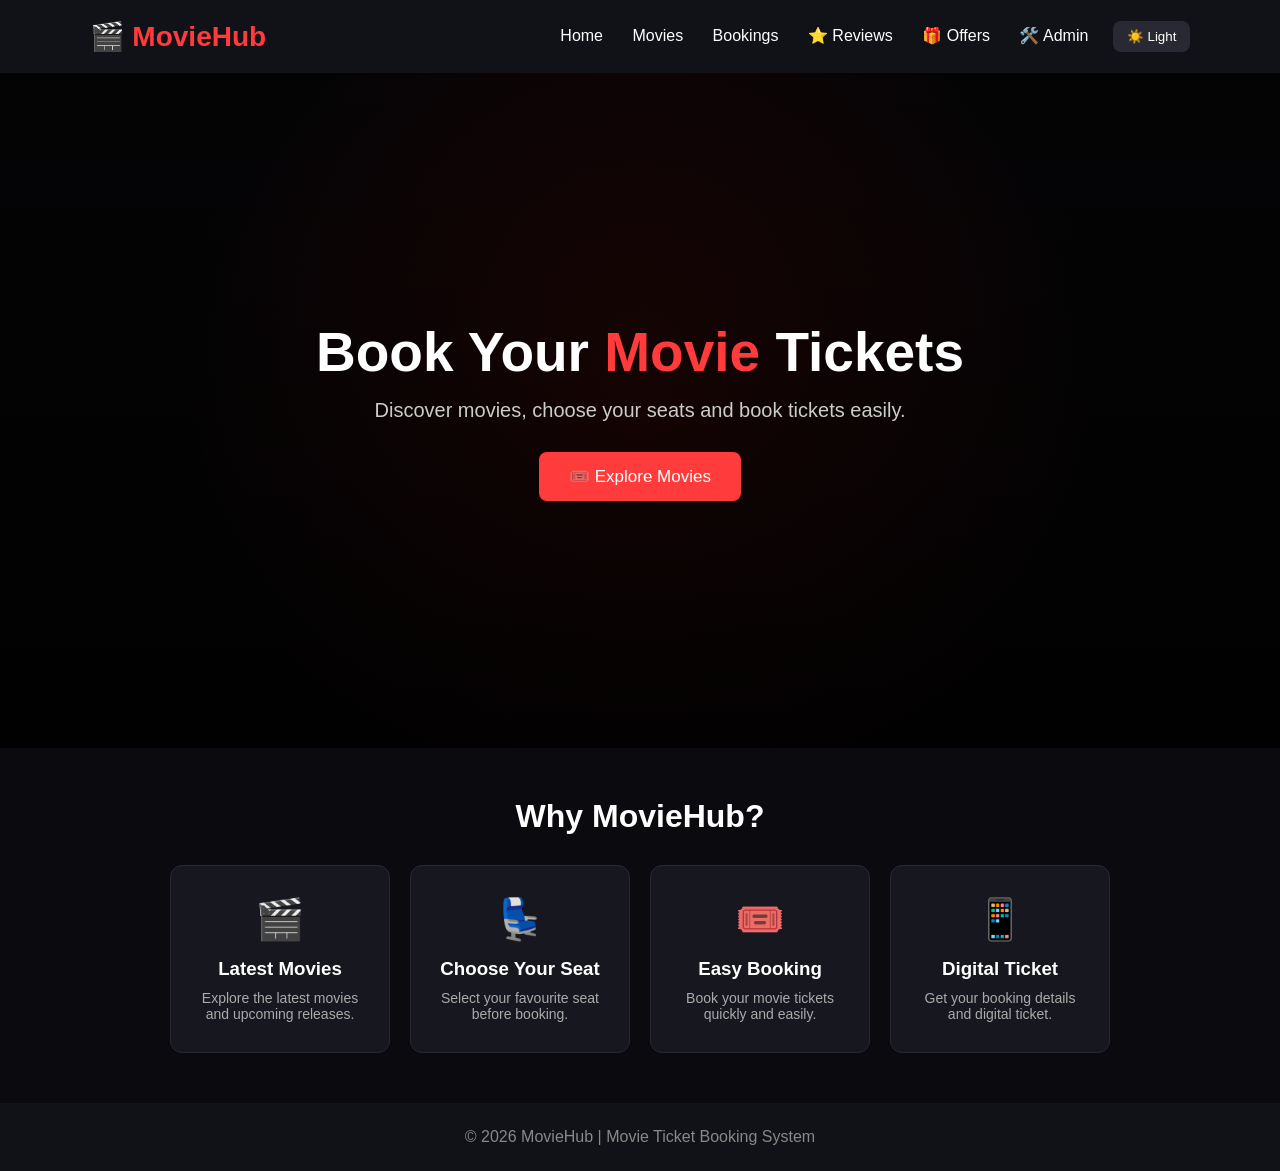
<file: index.html>
<!DOCTYPE html>
<html lang="en">
<head>
    <meta charset="UTF-8">
    <meta name="viewport" content="width=device-width, initial-scale=1.0">

    <title>MovieHub - Movie Ticket Booking</title>

    <style>
        * {
            margin: 0;
            padding: 0;
            box-sizing: border-box;
            font-family: Arial, sans-serif;
        }

        body {
            background: #0b0b0f;
            color: white;
        }

        /* Navigation */
        nav {
            display: flex;
            justify-content: space-between;
            align-items: center;
            padding: 20px 7%;
            background: #111118;
        }

        .logo {
            font-size: 28px;
            font-weight: bold;
            color: #ff3b3b;
        }

        nav a {
            color: white;
            text-decoration: none;
            margin-left: 25px;
        }

        nav a:hover {
            color: #ff3b3b;
        }

        /* Hero */
        .hero {
            min-height: 75vh;
            display: flex;
            flex-direction: column;
            justify-content: center;
            align-items: center;
            text-align: center;
            padding: 40px 20px;
            background:
                linear-gradient(rgba(0,0,0,0.65), rgba(0,0,0,0.9)),
                radial-gradient(circle at center, #5c1010, #0b0b0f 65%);
        }

        .hero h1 {
            font-size: 55px;
            margin-bottom: 15px;
        }

        .hero h1 span {
            color: #ff3b3b;
        }

        .hero p {
            font-size: 20px;
            color: #cccccc;
            margin-bottom: 30px;
        }

        .btn {
            background: #ff3b3b;
            color: white;
            padding: 14px 30px;
            border: none;
            border-radius: 8px;
            font-size: 17px;
            cursor: pointer;
            text-decoration: none;
        }

        .btn:hover {
            background: #e52c2c;
        }

        /* Features */
        .features {
            padding: 50px 7%;
            text-align: center;
        }

        .features h2 {
            font-size: 32px;
            margin-bottom: 30px;
        }

        .cards {
            display: flex;
            justify-content: center;
            gap: 20px;
            flex-wrap: wrap;
        }

        .card {
            background: #17171f;
            width: 220px;
            padding: 30px 20px;
            border-radius: 12px;
            border: 1px solid #292933;
        }

        .card h3 {
            margin: 15px 0 10px;
        }

        .card p {
            color: #aaa;
            font-size: 14px;
        }

        .icon {
            font-size: 40px;
        }

        /* Footer */
        footer {
            text-align: center;
            padding: 25px;
            background: #111118;
            color: #888;
        }

        @media (max-width: 600px) {
            .hero h1 {
                font-size: 38px;
            }

            nav {
                padding: 18px 5%;
            }

            nav a {
                margin-left: 10px;
                font-size: 14px;
            }
        }
        #themeButton {
    margin-left: 20px;
    padding: 8px 14px;
    border: none;
    border-radius: 8px;
    background: #292933;
    color: white;
    cursor: pointer;
}

#themeButton:hover {
    background: #ff3b3b;
}
    </style>
    <link rel="stylesheet" href="theme.css">
<script src="theme.js" defer></script>
</head>

<body>

    <nav>
        <div class="logo">🎬 MovieHub</div>

       <div>
    <a href="index.html">Home</a>
    <a href="movies.html">Movies</a>
    <a href="history.html">Bookings</a>
    <a href="reviews.html">⭐ Reviews</a>
    <a href="offers.html">🎁 Offers</a>
           <a href="admin.html">🛠️ Admin</a>
    <button id="themeButton" onclick="toggleTheme()">
        ☀️ Light
    </button>
</div>
    </nav>

    <section class="hero">
        <h1>Book Your <span>Movie</span> Tickets</h1>

        <p>
            Discover movies, choose your seats and book tickets easily.
        </p>

        <a href="movies.html" class="btn">🎟️ Explore Movies</a>
    </section>

    <section class="features">

        <h2>Why MovieHub?</h2>

        <div class="cards">

            <div class="card">
                <div class="icon">🎬</div>
                <h3>Latest Movies</h3>
                <p>Explore the latest movies and upcoming releases.</p>
            </div>

            <div class="card">
                <div class="icon">💺</div>
                <h3>Choose Your Seat</h3>
                <p>Select your favourite seat before booking.</p>
            </div>

            <div class="card">
                <div class="icon">🎟️</div>
                <h3>Easy Booking</h3>
                <p>Book your movie tickets quickly and easily.</p>
            </div>

            <div class="card">
                <div class="icon">📱</div>
                <h3>Digital Ticket</h3>
                <p>Get your booking details and digital ticket.</p>
            </div>

        </div>

    </section>

    <footer>
        © 2026 MovieHub | Movie Ticket Booking System
    </footer>

</body>
</html>
</file>
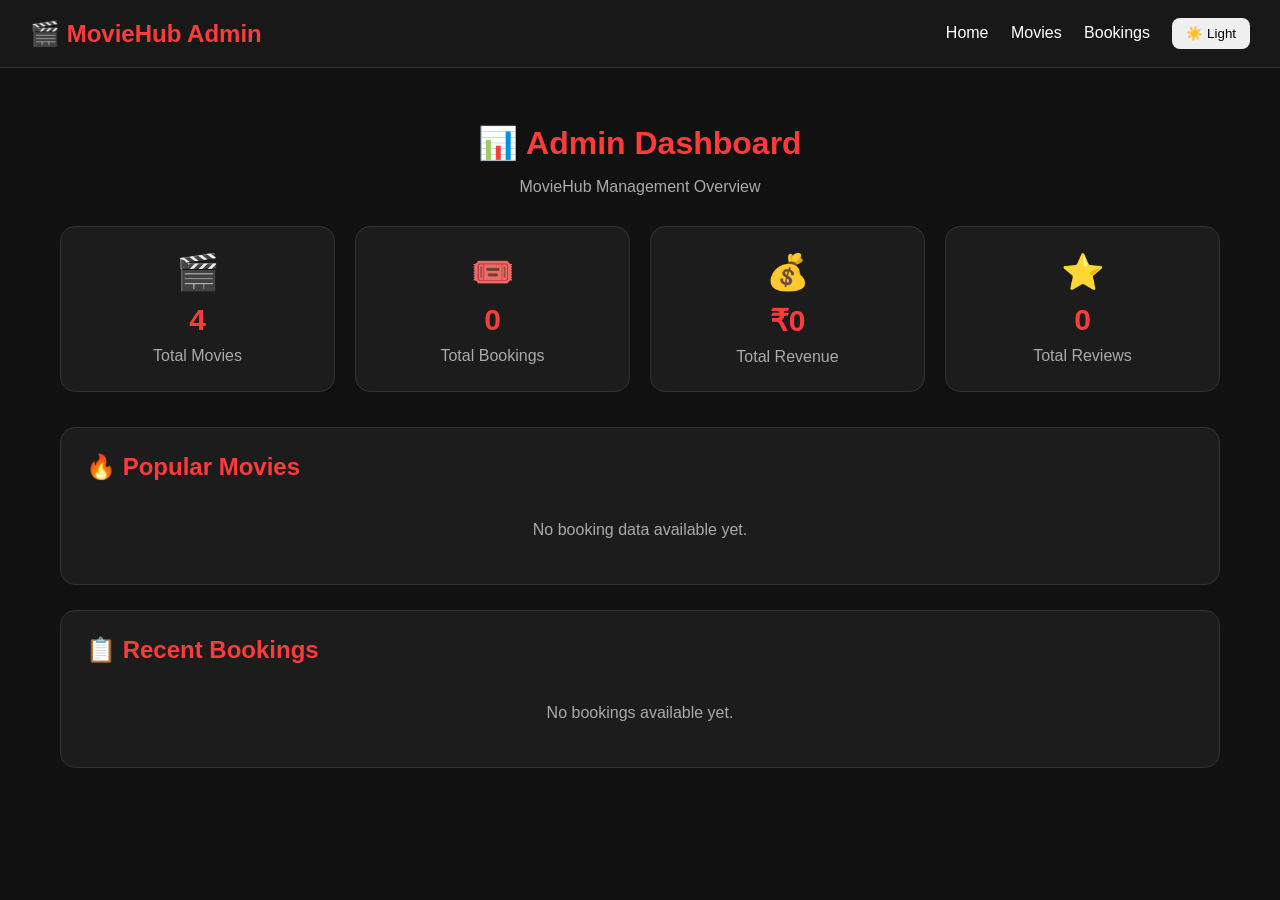
<file: admin.html>
<!DOCTYPE html>
<html lang="en">
<head>
  <meta charset="UTF-8">
  <meta name="viewport" content="width=device-width, initial-scale=1.0">

  <title>MovieHub Admin Dashboard</title>

  <link rel="stylesheet" href="theme.css">
  <script src="theme.js" defer></script>

  <style>
    * {
      box-sizing: border-box;
    }

    body {
      margin: 0;
      font-family: Arial, sans-serif;
      background: #111;
      color: white;
    }

    nav {
      background: #181818;
      padding: 18px 30px;
      display: flex;
      justify-content: space-between;
      align-items: center;
      border-bottom: 1px solid #333;
    }

    nav h2 {
      margin: 0;
      color: #ff3b3b;
    }

    nav a {
      color: white;
      text-decoration: none;
      margin-left: 18px;
    }

    nav a:hover {
      color: #ff3b3b;
    }

    #themeButton {
      margin-left: 18px;
      padding: 8px 14px;
      border: none;
      border-radius: 8px;
      cursor: pointer;
    }

    .container {
      max-width: 1200px;
      margin: auto;
      padding: 35px 20px;
    }

    .title {
      text-align: center;
      margin-bottom: 30px;
    }

    .title h1 {
      color: #ff3b3b;
      margin-bottom: 8px;
    }

    .title p {
      color: #aaa;
    }

    .stats {
      display: grid;
      grid-template-columns: repeat(4, 1fr);
      gap: 20px;
      margin-bottom: 35px;
    }

    .stat-card {
      background: #1c1c1c;
      padding: 25px;
      border-radius: 15px;
      text-align: center;
      border: 1px solid #333;
    }

    .stat-card .icon {
      font-size: 35px;
    }

    .stat-card h3 {
      margin: 10px 0;
      font-size: 30px;
      color: #ff3b3b;
    }

    .stat-card p {
      margin: 0;
      color: #aaa;
    }

    .section {
      background: #1c1c1c;
      padding: 25px;
      border-radius: 15px;
      margin-bottom: 25px;
      border: 1px solid #333;
    }

    .section h2 {
      margin-top: 0;
      color: #ff3b3b;
    }

    .movie-row {
      display: flex;
      justify-content: space-between;
      align-items: center;
      padding: 14px;
      margin-bottom: 10px;
      background: #252525;
      border-radius: 10px;
    }

    .movie-name {
      font-weight: bold;
    }

    .booking-card {
      background: #252525;
      padding: 15px;
      border-radius: 10px;
      margin-bottom: 12px;
    }

    .booking-card strong {
      color: #ff3b3b;
    }

    .booking-card p {
      margin: 6px 0;
      color: #ccc;
    }

    .empty {
      color: #aaa;
      text-align: center;
      padding: 20px;
    }

    @media (max-width: 900px) {
      .stats {
        grid-template-columns: repeat(2, 1fr);
      }

      nav {
        flex-direction: column;
        gap: 15px;
      }
    }

    @media (max-width: 500px) {
      .stats {
        grid-template-columns: 1fr;
      }

      nav a {
        margin-left: 8px;
        font-size: 14px;
      }

      .movie-row {
        flex-direction: column;
        align-items: flex-start;
        gap: 8px;
      }
    }
  </style>
</head>

<body>

  <nav>
    <h2>🎬 MovieHub Admin</h2>

    <div>
      <a href="index.html">Home</a>
      <a href="movies.html">Movies</a>
      <a href="history.html">Bookings</a>
      <button id="themeButton" onclick="toggleTheme()">☀️ Light</button>
    </div>
  </nav>

  <div class="container">

    <div class="title">
      <h1>📊 Admin Dashboard</h1>
      <p>MovieHub Management Overview</p>
    </div>

    <!-- STATISTICS -->

    <div class="stats">

      <div class="stat-card">
        <div class="icon">🎬</div>
        <h3 id="totalMovies">0</h3>
        <p>Total Movies</p>
      </div>

      <div class="stat-card">
        <div class="icon">🎟️</div>
        <h3 id="totalBookings">0</h3>
        <p>Total Bookings</p>
      </div>

      <div class="stat-card">
        <div class="icon">💰</div>
        <h3>₹<span id="totalRevenue">0</span></h3>
        <p>Total Revenue</p>
      </div>

      <div class="stat-card">
        <div class="icon">⭐</div>
        <h3 id="totalReviews">0</h3>
        <p>Total Reviews</p>
      </div>

    </div>

    <!-- POPULAR MOVIES -->

    <div class="section">

      <h2>🔥 Popular Movies</h2>

      <div id="popularMovies"></div>

    </div>

    <!-- RECENT BOOKINGS -->

    <div class="section">

      <h2>📋 Recent Bookings</h2>

      <div id="recentBookings"></div>

    </div>

  </div>

  <script>

    const movies = [
      "Paradise",
      "Salaar 2",
      "Fauzi",
      "Spirit"
    ];

    const bookings =
      JSON.parse(
        localStorage.getItem("movieHubBookingHistory")
      ) || [];

    const reviews =
      JSON.parse(
        localStorage.getItem("movieHubReviews")
      ) || [];


    // TOTAL MOVIES

    document.getElementById("totalMovies").textContent =
      movies.length;


    // TOTAL BOOKINGS

    document.getElementById("totalBookings").textContent =
      bookings.length;


    // TOTAL REVIEWS

    document.getElementById("totalReviews").textContent =
      reviews.length;


    // TOTAL REVENUE

    let revenue = 0;

    bookings.forEach(function(booking) {

      revenue += Number(
        booking.finalAmount || booking.total || 0
      );

    });

    document.getElementById("totalRevenue").textContent =
      revenue;


    // POPULAR MOVIES

    const movieCounts = {};

    movies.forEach(function(movie) {
      movieCounts[movie] = 0;
    });

    bookings.forEach(function(booking) {

      if (movieCounts[booking.movie] !== undefined) {
        movieCounts[booking.movie]++;
      }

    });

    const popularMovies =
      document.getElementById("popularMovies");

    const sortedMovies =
      Object.entries(movieCounts)
        .sort(function(a, b) {
          return b[1] - a[1];
        });


    if (bookings.length === 0) {

      popularMovies.innerHTML =
        '<div class="empty">No booking data available yet.</div>';

    } else {

      sortedMovies.forEach(function(item) {

        const movieName = item[0];
        const count = item[1];

        const row =
          document.createElement("div");

        row.className = "movie-row";

        row.innerHTML =
          "<span class='movie-name'>🎬 " +
          movieName +
          "</span>" +
          "<span>🎟️ " +
          count +
          " booking(s)</span>";

        popularMovies.appendChild(row);

      });

    }


    // RECENT BOOKINGS

    const recentBookings =
      document.getElementById("recentBookings");


    if (bookings.length === 0) {

      recentBookings.innerHTML =
        '<div class="empty">No bookings available yet.</div>';

    } else {

      bookings.slice(0, 5).forEach(function(booking) {

        const card =
          document.createElement("div");

        card.className = "booking-card";

        card.innerHTML =

          "<p><strong>🎬 Movie:</strong> " +
          (booking.movie || "Movie") +
          "</p>" +

          "<p><strong>🏢 Theatre:</strong> " +
          (booking.theatre || "Theatre") +
          "</p>" +

          "<p><strong>📅 Date:</strong> " +
          (booking.date || "Date") +
          "</p>" +

          "<p><strong>⏰ Show:</strong> " +
          (booking.show || "Show") +
          "</p>" +

          "<p><strong>💺 Seats:</strong> " +
          (booking.seats || "None") +
          "</p>" +

          "<p><strong>💰 Amount:</strong> ₹" +
          (booking.finalAmount || booking.total || 0) +
          "</p>" +

          "<p><strong>🆔 Booking ID:</strong> " +
          (booking.bookingId || "N/A") +
          "</p>";

        recentBookings.appendChild(card);

      });

    }

  </script>

</body>
</html>
</file>
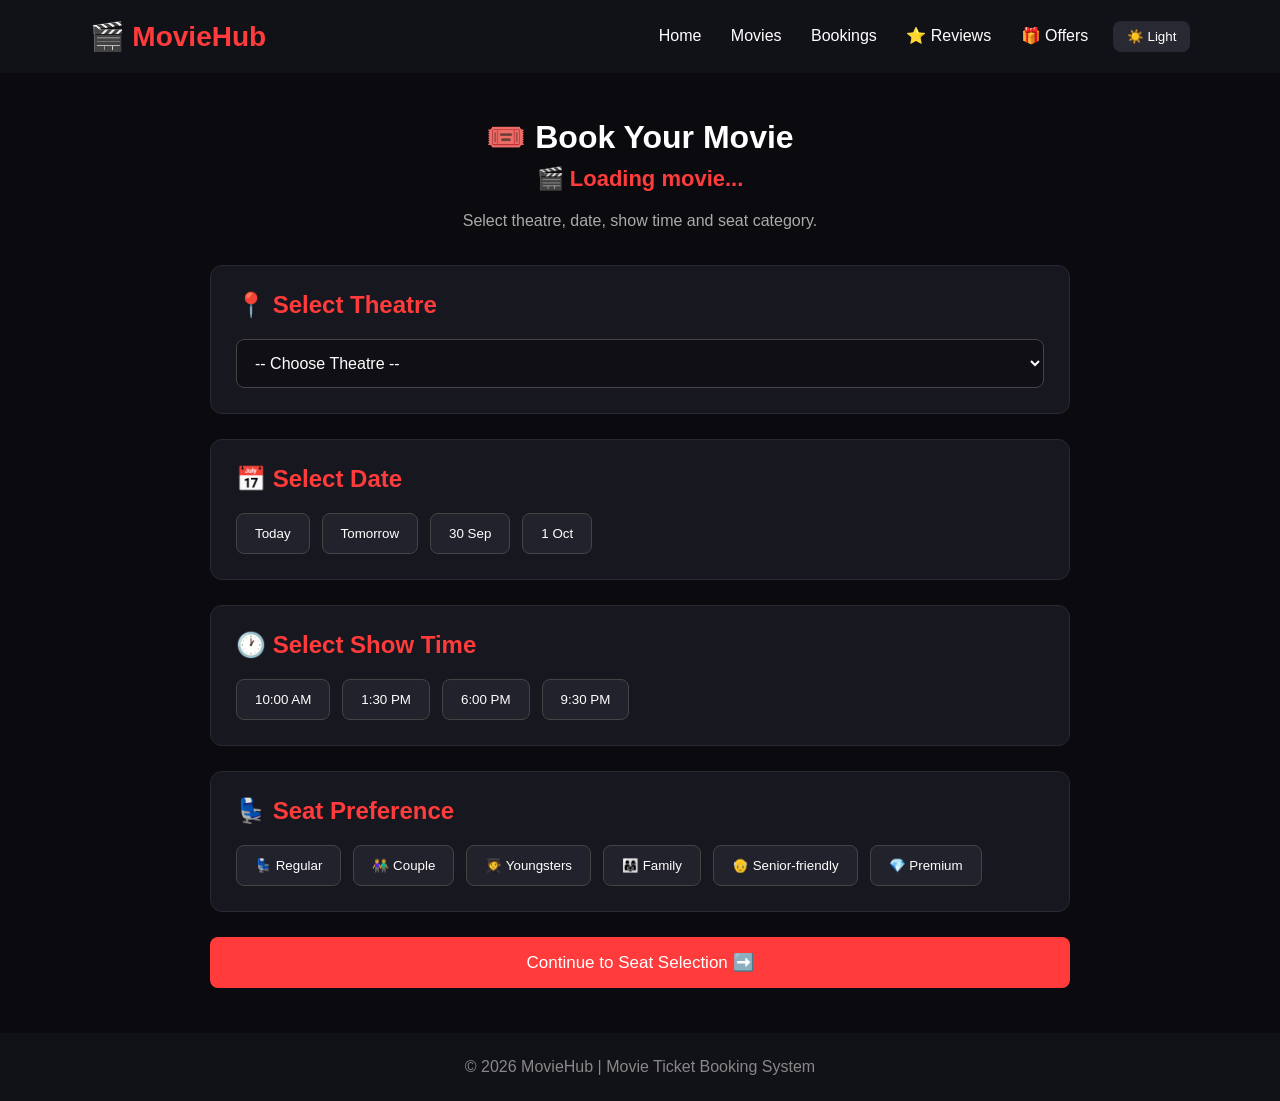
<file: booking.html>
<!DOCTYPE html>
<html lang="en">
<head>
    <meta charset="UTF-8">
    <meta name="viewport" content="width=device-width, initial-scale=1.0">

    <title>MovieHub - Select Show</title>

    <style>
        * {
            margin: 0;
            padding: 0;
            box-sizing: border-box;
            font-family: Arial, sans-serif;
        }

        body {
            background: #0b0b0f;
            color: white;
        }

        nav {
            display: flex;
            justify-content: space-between;
            align-items: center;
            padding: 20px 7%;
            background: #111118;
        }

        .logo {
            font-size: 28px;
            font-weight: bold;
            color: #ff3b3b;
        }

        nav a {
            color: white;
            text-decoration: none;
            margin-left: 25px;
        }

        nav a:hover {
            color: #ff3b3b;
        }

        .container {
            max-width: 900px;
            margin: auto;
            padding: 45px 20px;
        }

        h1 {
            text-align: center;
            margin-bottom: 10px;
        }

        .subtitle {
            text-align: center;
            color: #aaa;
            margin-bottom: 35px;
        }

        .section {
            background: #17171f;
            padding: 25px;
            border-radius: 12px;
            margin-bottom: 25px;
            border: 1px solid #292933;
        }

        .section h2 {
            margin-bottom: 20px;
            color: #ff3b3b;
        }

        select {
            width: 100%;
            padding: 14px;
            background: #0f0f15;
            color: white;
            border: 1px solid #444;
            border-radius: 8px;
            font-size: 16px;
        }

        .dates,
        .shows,
        .categories {
            display: flex;
            gap: 12px;
            flex-wrap: wrap;
        }

        .option {
            background: #22222c;
            border: 1px solid #444;
            color: white;
            padding: 12px 18px;
            border-radius: 8px;
            cursor: pointer;
        }

        .option:hover {
            border-color: #ff3b3b;
        }

        .option.selected {
            background: #ff3b3b;
            border-color: #ff3b3b;
        }

        .continue {
            display: block;
            width: 100%;
            padding: 15px;
            background: #ff3b3b;
            color: white;
            border: none;
            border-radius: 8px;
            font-size: 17px;
            cursor: pointer;
        }

        .continue:hover {
            background: #e52c2c;
        }

        footer {
            text-align: center;
            padding: 25px;
            background: #111118;
            color: #888;
        }
        #themeButton {
    margin-left: 20px;
    padding: 8px 14px;
    border: none;
    border-radius: 8px;
    background: #292933;
    color: white;
    cursor: pointer;
}

#themeButton:hover {
    background: #ff3b3b;
}
    </style>
    <link rel="stylesheet" href="theme.css">
<script src="theme.js" defer></script>
</head>

<body>

    <nav>
        <div class="logo">🎬 MovieHub</div>

       <div>
    <a href="index.html">Home</a>
    <a href="movies.html">Movies</a>
    <a href="history.html">Bookings</a>
    <a href="reviews.html">⭐ Reviews</a>
    <a href="offers.html">🎁 Offers</a>

    <button id="themeButton" onclick="toggleTheme()">
        ☀️ Light
    </button>
</div>
    </nav>

    <div class="container">

        <h1>🎟️ Book Your Movie</h1>
        <p id="selectedMovie" style="text-align:center; color:#ff3b3b; font-size:22px; font-weight:bold; margin-bottom:20px;">
    🎬 Loading movie...
</p>
        <p class="subtitle">
            Select theatre, date, show time and seat category.
        </p>

        <!-- Theatre -->
        <div class="section">

            <h2>📍 Select Theatre</h2>

            <select id="theatre">
                <option value="">-- Choose Theatre --</option>
                <option>MovieHub Cinemas - Tirupati</option>
                <option>PVR Cinemas</option>
                <option>INOX Cinemas</option>
                <option>AAA Cinemas</option>
            </select>

        </div>

        <!-- Date -->
        <div class="section">

            <h2>📅 Select Date</h2>

            <div class="dates">

    <button class="option date-option"
        onclick="selectOption(this, 'date')">
        Today
    </button>

    <button class="option date-option"
        onclick="selectOption(this, 'date')">
        Tomorrow
    </button>

    <button class="option date-option"
        onclick="selectOption(this, 'date')">
        30 Sep
    </button>

    <button class="option date-option"
        onclick="selectOption(this, 'date')">
        1 Oct
    </button>

</div>
        </div>

        <!-- Show Time -->
        <div class="section">

            <h2>🕐 Select Show Time</h2>

            <div class="shows">

    <button class="option show-option"
        onclick="selectOption(this, 'show')">
        10:00 AM
    </button>

    <button class="option show-option"
        onclick="selectOption(this, 'show')">
        1:30 PM
    </button>

    <button class="option show-option"
        onclick="selectOption(this, 'show')">
        6:00 PM
    </button>

    <button class="option show-option"
        onclick="selectOption(this, 'show')">
        9:30 PM
    </button>

</div>
        </div>

        <!-- Seat Category -->
        <div class="section">

            <h2>💺 Seat Preference</h2>

            <div class="categories">

                <button class="option category-option" onclick="selectOption(this, 'category')">
                    💺 Regular
                </button>

                <button class="option category-option" onclick="selectOption(this, 'category')">
                    👫 Couple
                </button>

                <button class="option category-option" onclick="selectOption(this, 'category')">
                    🧑‍🎓 Youngsters
                </button>

                <button class="option category-option" onclick="selectOption(this, 'category')">
                    👨‍👩‍👧 Family
                </button>

                <button class="option category-option" onclick="selectOption(this, 'category')">
                    👴 Senior-friendly
                </button>

                <button class="option category-option" onclick="selectOption(this, 'category')">
                    💎 Premium
                </button>

            </div>

        </div>

        <button class="continue" onclick="continueBooking()">
            Continue to Seat Selection ➡️
        </button>

    </div>

    <footer>
        © 2026 MovieHub | Movie Ticket Booking System
    </footer>


    <script>
        const params = new URLSearchParams(window.location.search);

const movieName = params.get("movie");

if (movieName) {
    document.getElementById("selectedMovie").textContent =
        "🎬 " + movieName;
}
       function selectOption(button, group) {
    const buttons = document.querySelectorAll("." + group + " .option");

    buttons.forEach(item => {
        item.classList.remove("selected");
    });

    button.classList.add("selected");
}

function continueBooking() {
    const theatre = document.getElementById("theatre").value;
    const date = document.querySelector(".date-option.selected");
    const show = document.querySelector(".show-option.selected");
    const category = document.querySelector(".category-option.selected");

    if (!theatre || !date || !show || !category) {
        alert("Please select theatre, date, show time and seat category.");
        return;
    }

    const booking = {
        movie: movieName || "Unknown Movie",
        theatre: theatre,
        date: date.textContent,
        show: show.textContent,
        category: category.textContent
    };

    sessionStorage.setItem("movieHubBooking", JSON.stringify(booking));

    window.location.href = "seats.html";
}
    </script>

</body>
</html>
</file>
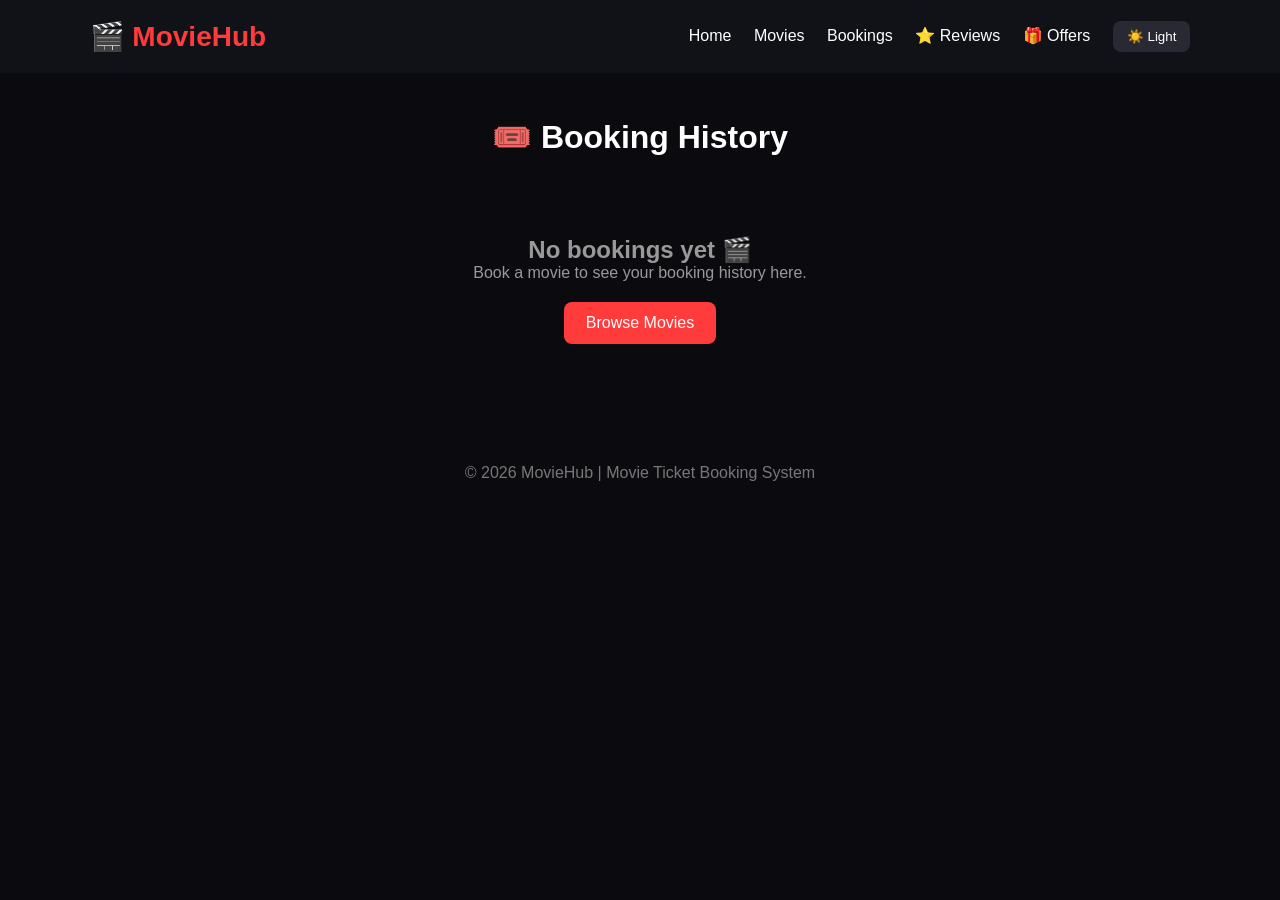
<file: history.html>
<!DOCTYPE html>
<html lang="en">

<head>
    <meta charset="UTF-8">
    <meta name="viewport" content="width=device-width, initial-scale=1.0">

    <title>MovieHub - Booking History</title>

    <link rel="stylesheet" href="theme.css">
    <script src="theme.js" defer></script>

    <style>
        * {
            margin: 0;
            padding: 0;
            box-sizing: border-box;
            font-family: Arial, sans-serif;
        }

        body {
            background: #0b0b0f;
            color: white;
            min-height: 100vh;
        }

        nav {
            display: flex;
            justify-content: space-between;
            align-items: center;
            padding: 20px 7%;
            background: #111118;
        }

        .logo {
            font-size: 28px;
            font-weight: bold;
            color: #ff3b3b;
        }

        nav a {
            color: white;
            text-decoration: none;
            margin-left: 18px;
        }

        nav a:hover {
            color: #ff3b3b;
        }

        #themeButton {
            margin-left: 18px;
            padding: 8px 14px;
            border: none;
            border-radius: 8px;
            background: #292933;
            color: white;
            cursor: pointer;
        }

        .container {
            width: 90%;
            max-width: 900px;
            margin: 45px auto;
        }

        h1 {
            text-align: center;
            margin-bottom: 30px;
        }

        .booking-card {
            background: #17171f;
            border: 1px solid #292933;
            border-radius: 15px;
            padding: 25px;
            margin-bottom: 20px;
        }

        .movie {
            color: #ff3b3b;
            font-size: 25px;
            font-weight: bold;
            margin-bottom: 20px;
        }

        .details {
            display: grid;
            grid-template-columns: 1fr 1fr;
            gap: 14px;
            color: #ccc;
        }

        .details strong {
            color: white;
        }

        .booking-id {
            margin-top: 20px;
            padding-top: 15px;
            border-top: 1px solid #292933;
            color: #aaa;
        }

        .amount {
            color: #4caf50;
            font-weight: bold;
        }

        .cancel-btn {
            margin-top: 20px;
            background: #ff3b3b;
            color: white;
            border: none;
            padding: 11px 20px;
            border-radius: 8px;
            cursor: pointer;
            font-size: 15px;
        }

        .cancel-btn:hover {
            background: #d92929;
        }

        .empty {
            text-align: center;
            color: #999;
            padding: 50px 20px;
        }

        .btn {
            display: inline-block;
            margin-top: 20px;
            padding: 12px 22px;
            background: #ff3b3b;
            color: white;
            text-decoration: none;
            border-radius: 8px;
        }

        .success-message {
            text-align: center;
            background: #173b20;
            color: #4caf50;
            padding: 15px;
            border-radius: 8px;
            margin-bottom: 20px;
            display: none;
        }

        footer {
            text-align: center;
            padding: 25px;
            color: #777;
        }

        @media (max-width: 700px) {

            nav {
                padding: 18px 5%;
                flex-direction: column;
                gap: 15px;
            }

            nav a {
                margin-left: 8px;
                font-size: 13px;
            }

            .details {
                grid-template-columns: 1fr;
            }
        }
    </style>

</head>

<body>

    <nav>

        <div class="logo">
            🎬 MovieHub
        </div>

        <div>

            <a href="index.html">
                Home
            </a>

            <a href="movies.html">
                Movies
            </a>

            <a href="history.html">
                Bookings
            </a>

            <a href="reviews.html">
                ⭐ Reviews
            </a>

            <a href="offers.html">
                🎁 Offers
            </a>

            <button
                id="themeButton"
                onclick="toggleTheme()">

                ☀️ Light

            </button>

        </div>

    </nav>


    <div class="container">

        <h1>
            🎟️ Booking History
        </h1>


        <div
            id="successMessage"
            class="success-message">

            ✅ Booking cancelled successfully!

        </div>


        <div id="history"></div>

    </div>


    <footer>

        © 2026 MovieHub |
        Movie Ticket Booking System

    </footer>


    <script>

        function displayHistory() {

            const historyContainer =
                document.getElementById(
                    "history"
                );


            const bookingHistory =
                JSON.parse(
                    localStorage.getItem(
                        "movieHubBookingHistory"
                    )
                ) || [];


            if (bookingHistory.length === 0) {

                historyContainer.innerHTML = `

                    <div class="empty">

                        <h2>
                            No bookings yet 🎬
                        </h2>

                        <p>
                            Book a movie to see your
                            booking history here.
                        </p>

                        <a
                            href="movies.html"
                            class="btn">

                            Browse Movies

                        </a>

                    </div>

                `;

                return;

            }


            historyContainer.innerHTML = "";


            bookingHistory.forEach(
                (booking, index) => {

                    historyContainer.innerHTML += `

                        <div class="booking-card">

                            <div class="movie">

                                🎬
                                ${booking.movie || "Movie"}

                            </div>


                            <div class="details">

                                <div>

                                    <strong>
                                        Theatre:
                                    </strong>

                                    ${booking.theatre || "N/A"}

                                </div>


                                <div>

                                    <strong>
                                        Date:
                                    </strong>

                                    ${booking.date || "N/A"}

                                </div>


                                <div>

                                    <strong>
                                        Show:
                                    </strong>

                                    ${booking.show || "N/A"}

                                </div>


                                <div>

                                    <strong>
                                        Seats:
                                    </strong>

                                    ${booking.seats || "N/A"}

                                </div>


                                <div>

                                    <strong>
                                        Category:
                                    </strong>

                                    ${booking.category || "N/A"}

                                </div>


                                <div>

                                    <strong>
                                        Amount:
                                    </strong>

                                    <span class="amount">

                                        ₹${booking.finalAmount || booking.total || 0}

                                    </span>

                                </div>

                            </div>


                            <div class="booking-id">

                                Booking ID:

                                <strong>

                                    ${booking.bookingId || "N/A"}

                                </strong>

                            </div>


                            <button
                                class="cancel-btn"
                                onclick="cancelBooking(${index})">

                                ❌ Cancel Booking

                            </button>

                        </div>

                    `;

                }
            );

        }


        function cancelBooking(index) {

            const confirmCancel =
                confirm(
                    "Are you sure you want to cancel this booking?"
                );


            if (!confirmCancel) {

                return;

            }


            let bookingHistory =
                JSON.parse(
                    localStorage.getItem(
                        "movieHubBookingHistory"
                    )
                ) || [];


            bookingHistory.splice(
                index,
                1
            );


            localStorage.setItem(
                "movieHubBookingHistory",
                JSON.stringify(
                    bookingHistory
                )
            );


            document.getElementById(
                "successMessage"
            ).style.display = "block";


            displayHistory();


            setTimeout(() => {

                document.getElementById(
                    "successMessage"
                ).style.display = "none";

            }, 3000);

        }


        displayHistory();

    </script>

</body>

</html>
</file>
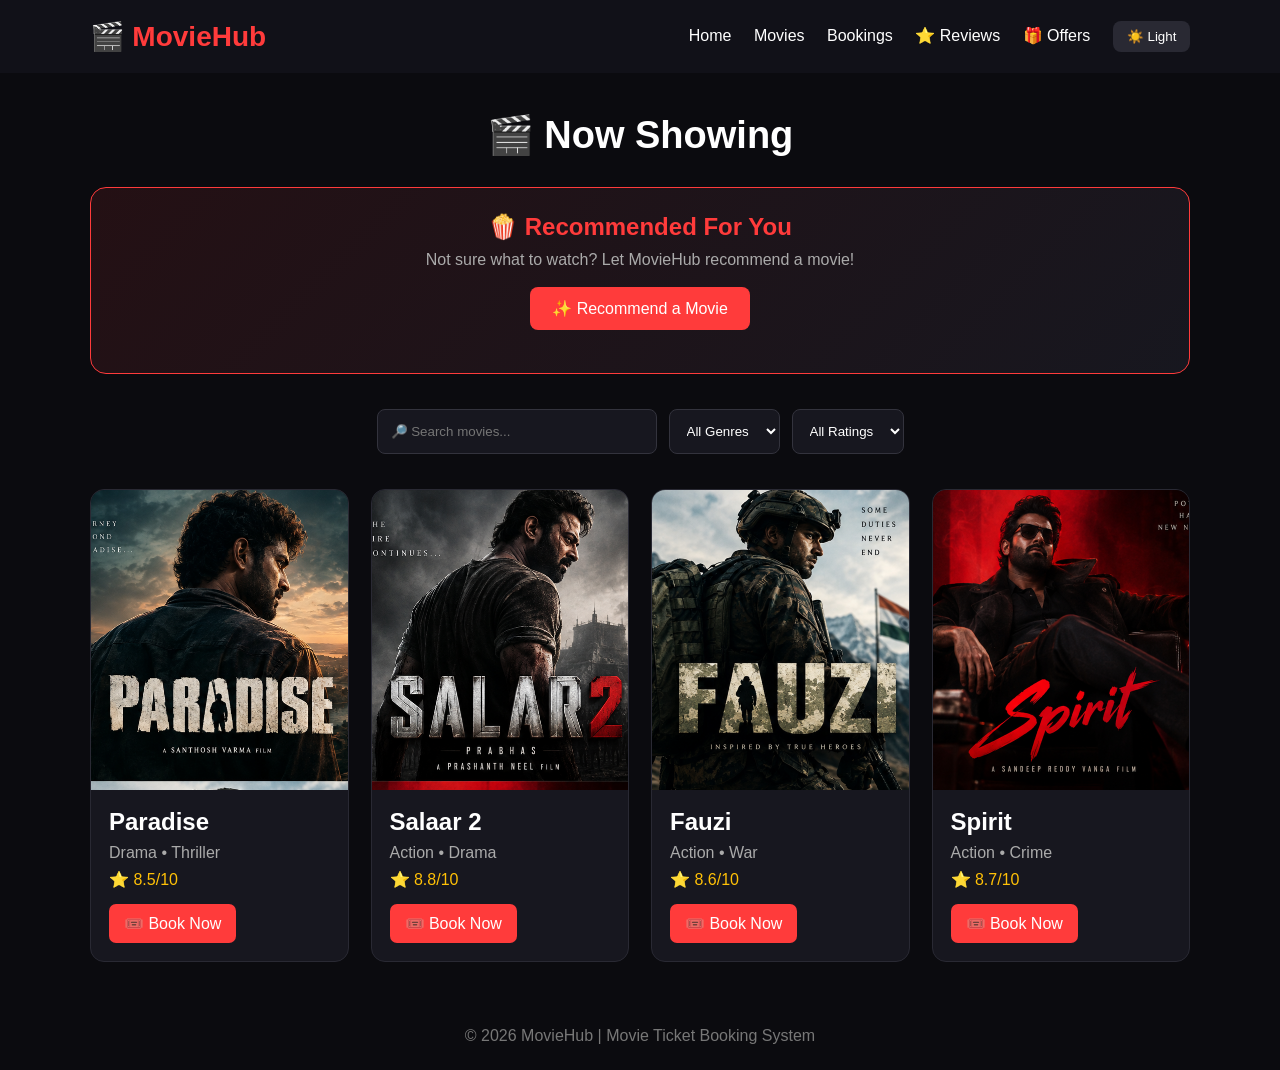
<file: movies.html>
<!DOCTYPE html>
<html lang="en">

<head>
    <meta charset="UTF-8">
    <meta name="viewport" content="width=device-width, initial-scale=1.0">

    <title>MovieHub - Movies</title>

    <link rel="stylesheet" href="theme.css">
    <script src="theme.js" defer></script>

    <style>
        * {
            margin: 0;
            padding: 0;
            box-sizing: border-box;
            font-family: Arial, sans-serif;
        }

        body {
            background: #0b0b0f;
            color: white;
            min-height: 100vh;
        }

        nav {
            display: flex;
            justify-content: space-between;
            align-items: center;
            padding: 20px 7%;
            background: #111118;
        }

        .logo {
            font-size: 28px;
            font-weight: bold;
            color: #ff3b3b;
        }

        nav a {
            color: white;
            text-decoration: none;
            margin-left: 18px;
        }

        nav a:hover {
            color: #ff3b3b;
        }

        #themeButton {
            margin-left: 18px;
            padding: 8px 14px;
            border: none;
            border-radius: 8px;
            background: #292933;
            color: white;
            cursor: pointer;
        }

        .container {
            width: 90%;
            max-width: 1100px;
            margin: 40px auto;
        }

        h1 {
            text-align: center;
            margin-bottom: 30px;
            font-size: 38px;
        }

        /* RECOMMENDATION */

        .recommendation {
            background: linear-gradient(
                135deg,
                #241014,
                #17171f
            );

            border: 1px solid #ff3b3b;
            border-radius: 16px;
            padding: 25px;
            margin-bottom: 35px;
            text-align: center;
        }

        .recommendation h2 {
            color: #ff3b3b;
            margin-bottom: 10px;
        }

        .recommendation p {
            color: #aaa;
            margin-bottom: 18px;
        }

        .recommend-btn {
            background: #ff3b3b;
            color: white;
            border: none;
            padding: 12px 22px;
            border-radius: 8px;
            cursor: pointer;
            font-size: 16px;
        }

        .recommend-btn:hover {
            background: #e52c2c;
        }

        #recommendationText {
            margin-top: 18px;
            color: #ffc107;
            font-size: 18px;
            font-weight: bold;
        }

        /* FILTERS */

        .controls {
            display: flex;
            gap: 12px;
            justify-content: center;
            flex-wrap: wrap;
            margin-bottom: 35px;
        }

        .search {
            width: 280px;
            padding: 13px;
            border-radius: 8px;
            border: 1px solid #33333d;
            background: #17171f;
            color: white;
            outline: none;
        }

        select {
            padding: 13px;
            border-radius: 8px;
            border: 1px solid #33333d;
            background: #17171f;
            color: white;
            outline: none;
        }

        /* MOVIES */

        .movies {
            display: grid;
            grid-template-columns: repeat(4, 1fr);
            gap: 22px;
        }

        .movie-card {
            background: #17171f;
            border: 1px solid #292933;
            border-radius: 14px;
            overflow: hidden;
            transition: transform 0.2s;
        }

        .movie-card:hover {
            transform: translateY(-6px);
        }

        .poster {
            height: 300px;
            overflow: hidden;
            background: #17171f;
        }

        .poster img {
            width: 100%;
            height: 100%;
            object-fit: cover;
        }

        .movie-info {
            padding: 18px;
        }

        .movie-info h2 {
            margin-bottom: 8px;
        }

        .details {
            color: #aaa;
            margin-bottom: 8px;
        }

        .rating {
            color: #ffc107;
            margin-bottom: 15px;
        }

        .book-btn {
            display: inline-block;
            background: #ff3b3b;
            color: white;
            text-decoration: none;
            padding: 10px 15px;
            border-radius: 7px;
        }

        .book-btn:hover {
            background: #e52c2c;
        }

        .no-results {
            display: none;
            text-align: center;
            color: #999;
            padding: 40px;
        }

        footer {
            text-align: center;
            padding: 25px;
            color: #777;
            margin-top: 40px;
        }

        @media (max-width: 900px) {

            .movies {
                grid-template-columns: repeat(2, 1fr);
            }

        }

        @media (max-width: 600px) {

            .movies {
                grid-template-columns: 1fr;
            }

            nav {
                padding: 18px 5%;
                flex-direction: column;
                gap: 15px;
            }

            nav a {
                margin-left: 8px;
                font-size: 13px;
            }

            h1 {
                font-size: 30px;
            }

        }
    </style>

</head>

<body>

    <nav>

        <div class="logo">
            🎬 MovieHub
        </div>

        <div>

            <a href="index.html">
                Home
            </a>

            <a href="movies.html">
                Movies
            </a>

            <a href="history.html">
                Bookings
            </a>

            <a href="reviews.html">
                ⭐ Reviews
            </a>

            <a href="offers.html">
                🎁 Offers
            </a>

            <button
                id="themeButton"
                onclick="toggleTheme()">

                ☀️ Light

            </button>

        </div>

    </nav>


    <div class="container">

        <h1>
            🎬 Now Showing
        </h1>


        <!-- SMART RECOMMENDATION -->

        <div class="recommendation">

            <h2>
                🍿 Recommended For You
            </h2>

            <p>
                Not sure what to watch?
                Let MovieHub recommend a movie!
            </p>

            <button
                class="recommend-btn"
                onclick="recommendMovie()">

                ✨ Recommend a Movie

            </button>

            <div id="recommendationText"></div>

        </div>


        <!-- SEARCH AND FILTER -->

        <div class="controls">

            <input
                type="text"
                id="search"
                class="search"
                placeholder="🔎 Search movies..."
                onkeyup="filterMovies()"
            >


            <select
                id="genre"
                onchange="filterMovies()">

                <option value="all">
                    All Genres
                </option>

                <option value="action">
                    Action
                </option>

                <option value="drama">
                    Drama
                </option>

                <option value="thriller">
                    Thriller
                </option>

                <option value="crime">
                    Crime
                </option>

                <option value="war">
                    War
                </option>

            </select>


            <select
                id="ratingFilter"
                onchange="filterMovies()">

                <option value="0">
                    All Ratings
                </option>

                <option value="8">
                    ⭐ 8+
                </option>

                <option value="8.5">
                    ⭐ 8.5+
                </option>

                <option value="8.7">
                    ⭐ 8.7+
                </option>

            </select>

        </div>


        <!-- MOVIE LIST -->

        <div
            class="movies"
            id="movieList">


            <!-- PARADISE -->

            <div
                class="movie-card"
                data-genre="drama thriller"
                data-rating="8.5">

                <div class="poster">

                    <img
                        src="paradise-poster.png"
                        alt="Paradise">

                </div>

                <div class="movie-info">

                    <h2>
                        Paradise
                    </h2>

                    <p class="details">
                        Drama • Thriller
                    </p>

                    <p class="rating">
                        ⭐ 8.5/10
                    </p>

                    <a
                        href="booking.html?movie=Paradise"
                        class="book-btn">

                        🎟️ Book Now

                    </a>

                </div>

            </div>


            <!-- SALAAR 2 -->

            <div
                class="movie-card"
                data-genre="action drama"
                data-rating="8.8">

                <div class="poster">

                    <img
                        src="salar2-poster.png"
                        alt="Salaar 2">

                </div>

                <div class="movie-info">

                    <h2>
                        Salaar 2
                    </h2>

                    <p class="details">
                        Action • Drama
                    </p>

                    <p class="rating">
                        ⭐ 8.8/10
                    </p>

                    <a
                        href="booking.html?movie=Salaar%202"
                        class="book-btn">

                        🎟️ Book Now

                    </a>

                </div>

            </div>


            <!-- FAUZI -->

            <div
                class="movie-card"
                data-genre="action war"
                data-rating="8.6">

                <div class="poster">

                    <img
                        src="fauzi-poster.png"
                        alt="Fauzi">

                </div>

                <div class="movie-info">

                    <h2>
                        Fauzi
                    </h2>

                    <p class="details">
                        Action • War
                    </p>

                    <p class="rating">
                        ⭐ 8.6/10
                    </p>

                    <a
                        href="booking.html?movie=Fauzi"
                        class="book-btn">

                        🎟️ Book Now

                    </a>

                </div>

            </div>


            <!-- SPIRIT -->

            <div
                class="movie-card"
                data-genre="action crime"
                data-rating="8.7">

                <div class="poster">

                    <img
                        src="spirit-poster.png"
                        alt="Spirit">

                </div>

                <div class="movie-info">

                    <h2>
                        Spirit
                    </h2>

                    <p class="details">
                        Action • Crime
                    </p>

                    <p class="rating">
                        ⭐ 8.7/10
                    </p>

                    <a
                        href="booking.html?movie=Spirit"
                        class="book-btn">

                        🎟️ Book Now

                    </a>

                </div>

            </div>

        </div>


        <div
            id="noResults"
            class="no-results">

            😕 No movies found.

        </div>

    </div>


    <footer>

        © 2026 MovieHub |
        Movie Ticket Booking System

    </footer>


    <script>

        /*
         * MOVIE FILTER
         */

        function filterMovies() {

            const search =
                document
                .getElementById("search")
                .value
                .toLowerCase();


            const genre =
                document
                .getElementById("genre")
                .value;


            const rating =
                Number(
                    document
                    .getElementById("ratingFilter")
                    .value
                );


            const cards =
                document.querySelectorAll(
                    ".movie-card"
                );


            let visible = 0;


            cards.forEach(card => {

                const name =
                    card
                    .querySelector("h2")
                    .textContent
                    .toLowerCase();


                const genres =
                    card.dataset.genre
                    .toLowerCase();


                const movieRating =
                    Number(
                        card.dataset.rating
                    );


                const matchesSearch =
                    name.includes(search);


                const matchesGenre =
                    genre === "all" ||
                    genres.includes(genre);


                const matchesRating =
                    movieRating >= rating;


                if (
                    matchesSearch &&
                    matchesGenre &&
                    matchesRating
                ) {

                    card.style.display = "";

                    visible++;

                } else {

                    card.style.display =
                        "none";

                }

            });


            document.getElementById(
                "noResults"
            ).style.display =
                visible === 0
                ? "block"
                : "none";

        }


        /*
         * SMART RECOMMENDATION
         */

        function recommendMovie() {

            const movies = [

                {
                    name: "Paradise",
                    genre: "Drama • Thriller",
                    rating: "8.5"
                },

                {
                    name: "Salaar 2",
                    genre: "Action • Drama",
                    rating: "8.8"
                },

                {
                    name: "Fauzi",
                    genre: "Action • War",
                    rating: "8.6"
                },

                {
                    name: "Spirit",
                    genre: "Action • Crime",
                    rating: "8.7"
                }

            ];


            /*
             * Random recommendation
             */

            const randomIndex =
                Math.floor(
                    Math.random() *
                    movies.length
                );


            const movie =
                movies[randomIndex];


            document.getElementById(
                "recommendationText"
            ).innerHTML =

                "🎬 We recommend " +
                movie.name +
                " — " +
                movie.genre +
                " — ⭐ " +
                movie.rating +
                "/10";

        }

    </script>

</body>

</html>
</file>
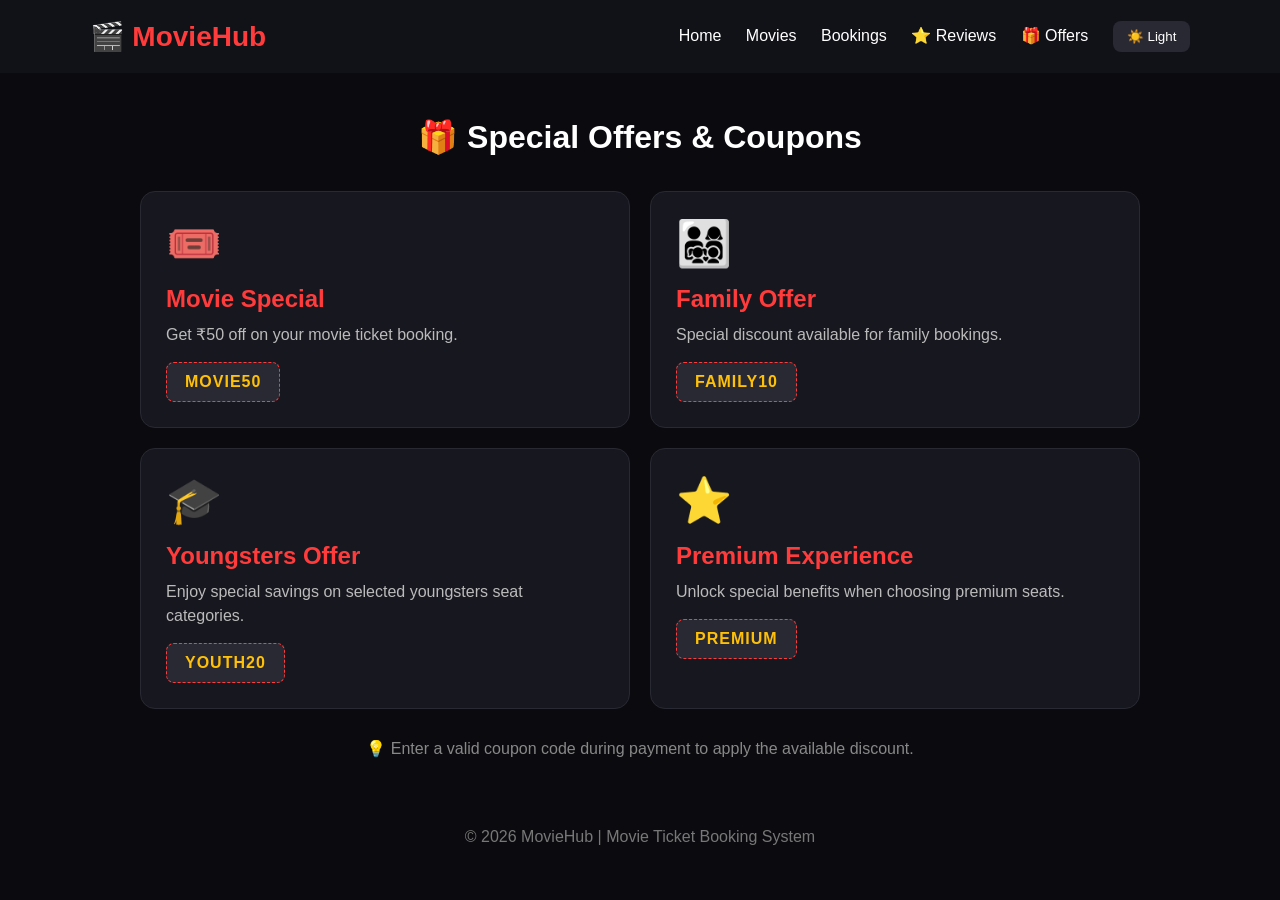
<file: offers.html>
<!DOCTYPE html>
<html lang="en">
<head>
    <meta charset="UTF-8">
    <meta name="viewport" content="width=device-width, initial-scale=1.0">

    <title>MovieHub - Offers</title>

    <style>
        * {
            margin: 0;
            padding: 0;
            box-sizing: border-box;
            font-family: Arial, sans-serif;
        }

        body {
            background: #0b0b0f;
            color: white;
            min-height: 100vh;
        }

        nav {
            display: flex;
            justify-content: space-between;
            align-items: center;
            padding: 20px 7%;
            background: #111118;
        }

        .logo {
            font-size: 28px;
            font-weight: bold;
            color: #ff3b3b;
        }

        nav a {
            color: white;
            text-decoration: none;
            margin-left: 20px;
        }

        nav a:hover {
            color: #ff3b3b;
        }

        .container {
            width: 90%;
            max-width: 1000px;
            margin: 45px auto;
        }

        h1 {
            text-align: center;
            margin-bottom: 35px;
        }

        .offers {
            display: grid;
            grid-template-columns: repeat(2, 1fr);
            gap: 20px;
        }

        .offer {
            background: #17171f;
            border: 1px solid #292933;
            border-radius: 15px;
            padding: 25px;
        }

        .offer-icon {
            font-size: 45px;
            margin-bottom: 15px;
        }

        .offer h2 {
            color: #ff3b3b;
            margin-bottom: 10px;
        }

        .offer p {
            color: #bbb;
            line-height: 1.5;
            margin-bottom: 15px;
        }

        .coupon {
            display: inline-block;
            background: #292933;
            border: 1px dashed #ff3b3b;
            padding: 10px 18px;
            border-radius: 8px;
            color: #ffc107;
            font-weight: bold;
            letter-spacing: 1px;
        }

        .note {
            text-align: center;
            color: #888;
            margin-top: 30px;
        }

        footer {
            text-align: center;
            padding: 25px;
            color: #777;
        }

        @media (max-width: 700px) {

            .offers {
                grid-template-columns: 1fr;
            }

            nav {
                padding: 18px 5%;
            }

            nav a {
                margin-left: 8px;
                font-size: 13px;
            }
        }
        #themeButton {
    margin-left: 20px;
    padding: 8px 14px;
    border: none;
    border-radius: 8px;
    background: #292933;
    color: white;
    cursor: pointer;
}

#themeButton:hover {
    background: #ff3b3b;
}
    </style>
    <link rel="stylesheet" href="theme.css">
<script src="theme.js" defer></script>
</head>

<body>

    <nav>

        <div class="logo">
            🎬 MovieHub
        </div>

      <div>
    <a href="index.html">Home</a>
    <a href="movies.html">Movies</a>
    <a href="history.html">Bookings</a>
    <a href="reviews.html">⭐ Reviews</a>
    <a href="offers.html">🎁 Offers</a>

    <button id="themeButton" onclick="toggleTheme()">
        ☀️ Light
    </button>
</div>

    </nav>


    <div class="container">

        <h1>🎁 Special Offers & Coupons</h1>


        <div class="offers">


            <div class="offer">

                <div class="offer-icon">
                    🎟️
                </div>

                <h2>Movie Special</h2>

                <p>
                    Get ₹50 off on your movie ticket booking.
                </p>

                <div class="coupon">
                    MOVIE50
                </div>

            </div>


            <div class="offer">

                <div class="offer-icon">
                    👨‍👩‍👧‍👦
                </div>

                <h2>Family Offer</h2>

                <p>
                    Special discount available for family
                    bookings.
                </p>

                <div class="coupon">
                    FAMILY10
                </div>

            </div>


            <div class="offer">

                <div class="offer-icon">
                    🎓
                </div>

                <h2>Youngsters Offer</h2>

                <p>
                    Enjoy special savings on selected
                    youngsters seat categories.
                </p>

                <div class="coupon">
                    YOUTH20
                </div>

            </div>


            <div class="offer">

                <div class="offer-icon">
                    ⭐
                </div>

                <h2>Premium Experience</h2>

                <p>
                    Unlock special benefits when choosing
                    premium seats.
                </p>

                <div class="coupon">
                    PREMIUM
                </div>

            </div>


        </div>


        <div class="note">
            💡 Enter a valid coupon code during payment
            to apply the available discount.
        </div>

    </div>


    <footer>
        © 2026 MovieHub | Movie Ticket Booking System
    </footer>

</body>
</html>
</file>
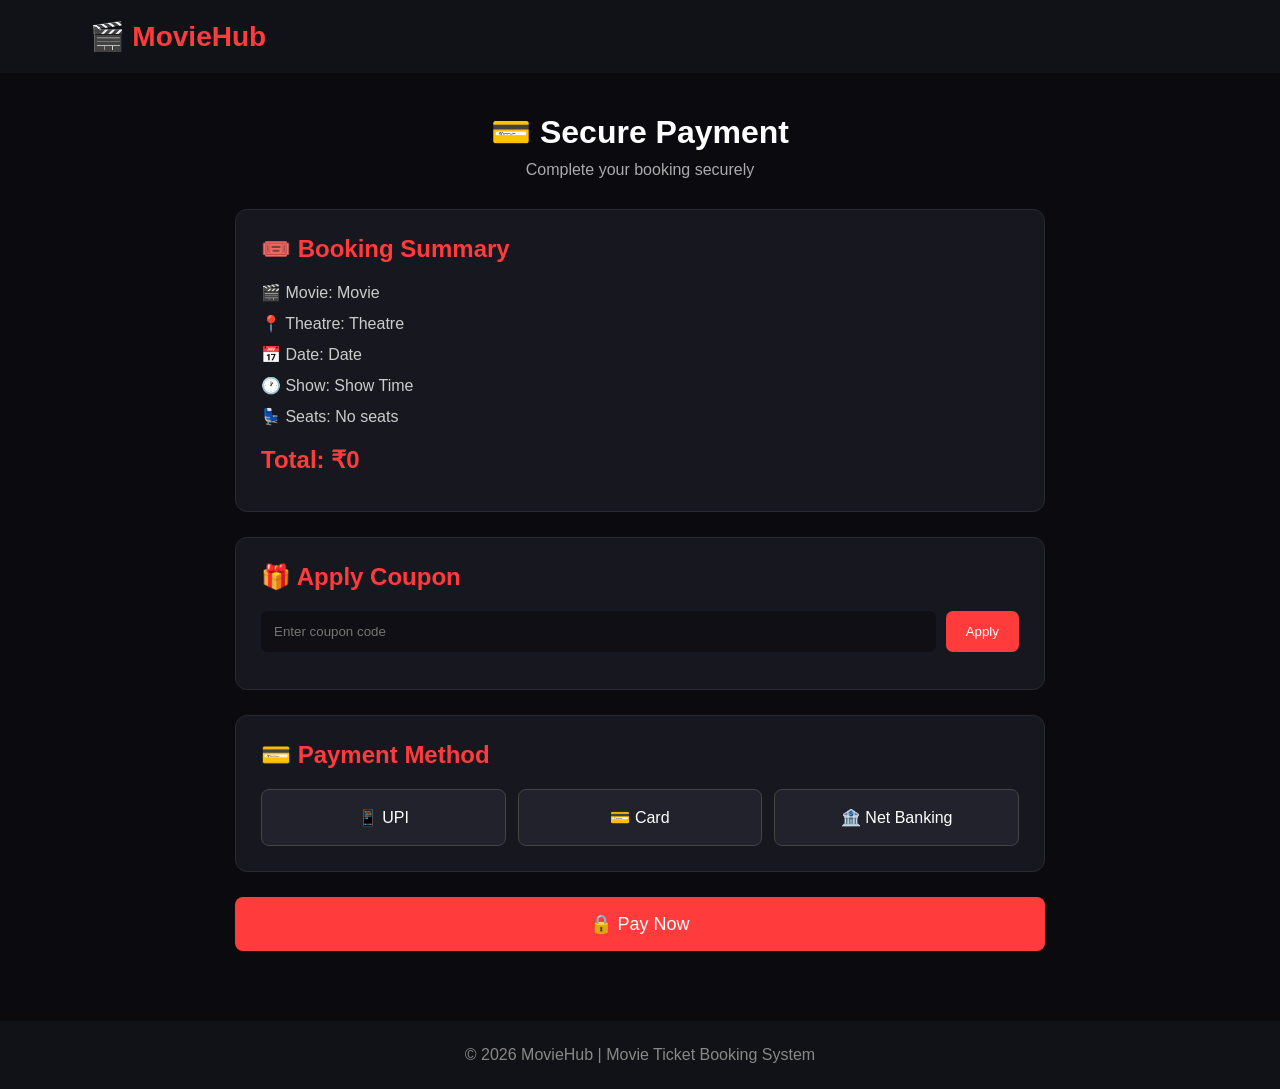
<file: payment.html>
<!DOCTYPE html>
<html lang="en">
<head>
    <meta charset="UTF-8">
    <meta name="viewport" content="width=device-width, initial-scale=1.0">

    <title>MovieHub - Payment</title>

    <style>
        * {
            margin: 0;
            padding: 0;
            box-sizing: border-box;
            font-family: Arial, sans-serif;
        }

        body {
            background: #0b0b0f;
            color: white;
        }

        nav {
            padding: 20px 7%;
            background: #111118;
        }

        .logo {
            font-size: 28px;
            font-weight: bold;
            color: #ff3b3b;
        }

        .container {
            max-width: 850px;
            margin: auto;
            padding: 40px 20px;
        }

        h1 {
            text-align: center;
            margin-bottom: 10px;
        }

        .subtitle {
            text-align: center;
            color: #aaa;
            margin-bottom: 30px;
        }

        .card {
            background: #17171f;
            border: 1px solid #292933;
            border-radius: 12px;
            padding: 25px;
            margin-bottom: 25px;
        }

        .card h2 {
            color: #ff3b3b;
            margin-bottom: 20px;
        }

        .summary p {
            margin: 12px 0;
            color: #ccc;
        }

        .total {
            font-size: 24px;
            color: #ff3b3b !important;
            font-weight: bold;
            margin-top: 20px !important;
        }

        .coupon {
            display: flex;
            gap: 10px;
        }

        .coupon input {
            flex: 1;
            padding: 13px;
            border: none;
            border-radius: 7px;
            background: #0f0f15;
            color: white;
            outline: none;
        }

        .coupon button {
            padding: 13px 20px;
            border: none;
            border-radius: 7px;
            background: #ff3b3b;
            color: white;
            cursor: pointer;
        }

        .payment-method {
            display: flex;
            gap: 12px;
            flex-wrap: wrap;
        }

        .method {
            flex: 1;
            min-width: 130px;
            padding: 18px;
            text-align: center;
            background: #22222c;
            border: 1px solid #444;
            border-radius: 8px;
            cursor: pointer;
        }

        .method.selected {
            background: #ff3b3b;
            border-color: #ff3b3b;
        }

        .pay-btn {
            width: 100%;
            padding: 16px;
            border: none;
            border-radius: 8px;
            background: #ff3b3b;
            color: white;
            font-size: 18px;
            cursor: pointer;
        }

        .pay-btn:hover {
            background: #e52c2c;
        }

        #couponMessage {
            margin-top: 12px;
            color: #4caf50;
        }

        footer {
            text-align: center;
            padding: 25px;
            background: #111118;
            color: #888;
            margin-top: 30px;
        }
        #themeButton {
    margin-left: 20px;
    padding: 8px 14px;
    border: none;
    border-radius: 8px;
    background: #292933;
    color: white;
    cursor: pointer;
}

#themeButton:hover {
    background: #ff3b3b;
}
    </style>
    <link rel="stylesheet" href="theme.css">
<script src="theme.js" defer></script>
</head>

<body>

    <nav>
        <div class="logo">🎬 MovieHub</div>
    </nav>

    <div class="container">

        <h1>💳 Secure Payment</h1>

        <p class="subtitle">
            Complete your booking securely
        </p>

        <!-- Booking Summary -->

        <div class="card summary">

            <h2>🎟️ Booking Summary</h2>

            <p>🎬 Movie: <span id= "movie" ></span></p>

            <p>📍 Theatre: <span id= "theatre"></span></p>

            <p>📅 Date: <span id= "date"></span></p>

            <p>🕐 Show: <span id= "show"></span></p>

            <p>💺 Seats: <span id= "seats"></span></p>

            <p class="total">
                Total: ₹<span id="totalAmount"></span>
            </p>

        </div>


        <!-- Coupon -->

        <div class="card">

            <h2>🎁 Apply Coupon</h2>

            <div class="coupon">

                <input
                    type="text"
                    id="coupon"
                    placeholder="Enter coupon code"
                >

                <button onclick="applyCoupon()">
                    Apply
                </button>

            </div>

            <p id="couponMessage"></p>

        </div>


        <!-- Payment Method -->

        <div class="card">

            <h2>💳 Payment Method</h2>

            <div class="payment-method">

                <div
                    class="method"
                    onclick="selectMethod(this)"
                >
                    📱 UPI
                </div>

                <div
                    class="method"
                    onclick="selectMethod(this)"
                >
                    💳 Card
                </div>

                <div
                    class="method"
                    onclick="selectMethod(this)"
                >
                    🏦 Net Banking
                </div>

            </div>

        </div>


        <button
            class="pay-btn"
            onclick="makePayment()"
        >
            🔒 Pay Now
        </button>

    </div>

    <footer>
        © 2026 MovieHub | Movie Ticket Booking System
    </footer>


    <script>

       const booking = JSON.parse(
    sessionStorage.getItem("movieHubBooking")
) || {};

let amount = Number(booking.total) || 0;
let paymentMethod = "";

document.getElementById("movie").textContent =
    booking.movie || "Movie";

document.getElementById("theatre").textContent =
    booking.theatre || "Theatre";

document.getElementById("date").textContent =
    booking.date || "Date";

document.getElementById("show").textContent =
    booking.show || "Show Time";

document.getElementById("seats").textContent =
    booking.seats || "No seats";

document.getElementById("totalAmount").textContent = amount;

function applyCoupon() {
    const coupon = document.getElementById("coupon").value.toUpperCase();
    const message = document.getElementById("couponMessage");

    if (coupon === "MOVIE50") {
        amount = Math.max(0, Number(booking.total) - 50);

        document.getElementById("totalAmount").textContent = amount;

        message.style.color = "#4caf50";
        message.textContent = "✅ Coupon applied! ₹50 discount.";
    } else {
        message.style.color = "#ff5252";
        message.textContent = "❌ Invalid coupon code.";
    }
}

function selectMethod(method) {
    document.querySelectorAll(".method").forEach(item => {
        item.classList.remove("selected");
    });

    method.classList.add("selected");
    paymentMethod = method.textContent.trim();
}

function makePayment() {
    if (paymentMethod === "") {
        alert("Please select a payment method.");
        return;
    }

    booking.finalAmount = amount;
    booking.paymentMethod = paymentMethod;

    sessionStorage.setItem(
        "movieHubBooking",
        JSON.stringify(booking)
    );

    window.location.href = "ticket.html";
}

    </script>

</body>
</html>
</file>
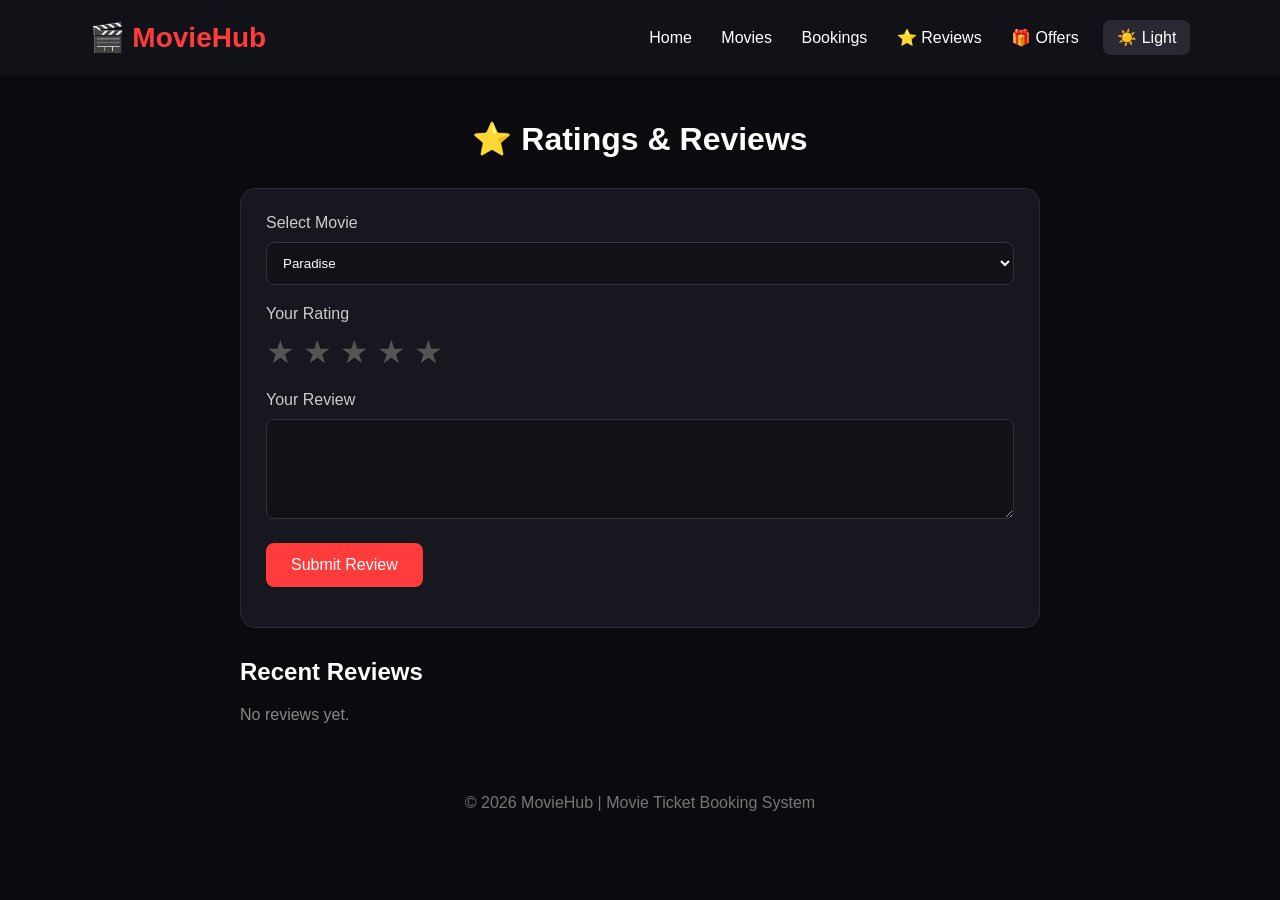
<file: reviews.html>
<!DOCTYPE html>
<html lang="en">
<head>
    <meta charset="UTF-8">
    <meta name="viewport" content="width=device-width, initial-scale=1.0">

    <title>MovieHub - Reviews</title>

    <style>
        * {
            margin: 0;
            padding: 0;
            box-sizing: border-box;
            font-family: Arial, sans-serif;
        }

        body {
            background: #0b0b0f;
            color: white;
            min-height: 100vh;
        }

        nav {
            display: flex;
            justify-content: space-between;
            align-items: center;
            padding: 20px 7%;
            background: #111118;
        }

        .logo {
            font-size: 28px;
            font-weight: bold;
            color: #ff3b3b;
        }

        nav a {
            color: white;
            text-decoration: none;
            margin-left: 25px;
        }

        nav a:hover {
            color: #ff3b3b;
        }

        .container {
            width: 90%;
            max-width: 800px;
            margin: 45px auto;
        }

        h1 {
            text-align: center;
            margin-bottom: 30px;
        }

        .review-box {
            background: #17171f;
            border: 1px solid #292933;
            border-radius: 15px;
            padding: 25px;
            margin-bottom: 30px;
        }

        label {
            display: block;
            margin-bottom: 10px;
            color: #ccc;
        }

        select,
        textarea {
            width: 100%;
            padding: 12px;
            background: #111118;
            color: white;
            border: 1px solid #33333d;
            border-radius: 8px;
            margin-bottom: 20px;
        }

        textarea {
            min-height: 100px;
            resize: vertical;
        }

        .stars {
            display: flex;
            gap: 8px;
            margin-bottom: 20px;
        }

        .star {
            font-size: 32px;
            cursor: pointer;
            color: #555;
        }

        .star.selected {
            color: #ffc107;
        }

        button {
            background: #ff3b3b;
            color: white;
            border: none;
            padding: 13px 25px;
            border-radius: 8px;
            font-size: 16px;
            cursor: pointer;
        }

        button:hover {
            background: #e52c2c;
        }

        .message {
            margin-top: 15px;
            color: #4caf50;
            font-weight: bold;
        }

        .review {
            background: #17171f;
            border: 1px solid #292933;
            border-radius: 12px;
            padding: 20px;
            margin-bottom: 15px;
        }

        .review h3 {
            color: #ff3b3b;
            margin-bottom: 8px;
        }

        .review .rating {
            color: #ffc107;
            margin-bottom: 10px;
        }

        .review p {
            color: #ccc;
        }

        footer {
            text-align: center;
            padding: 25px;
            color: #777;
        }

        @media (max-width: 600px) {
            nav {
                padding: 18px 5%;
            }

            nav a {
                margin-left: 10px;
                font-size: 14px;
            }
        }
        #themeButton {
    margin-left: 20px;
    padding: 8px 14px;
    border: none;
    border-radius: 8px;
    background: #292933;
    color: white;
    cursor: pointer;
}

#themeButton:hover {
    background: #ff3b3b;
}
    </style>
    <link rel="stylesheet" href="theme.css">
<script src="theme.js" defer></script>
</head>

<body>

    <nav>
        <div class="logo">🎬 MovieHub</div>

       <div>
    <a href="index.html">Home</a>
    <a href="movies.html">Movies</a>
    <a href="history.html">Bookings</a>
    <a href="reviews.html">⭐ Reviews</a>
    <a href="offers.html">🎁 Offers</a>

    <button id="themeButton" onclick="toggleTheme()">
        ☀️ Light
    </button>
</div>
    </nav>


    <div class="container">

        <h1>⭐ Ratings & Reviews</h1>


        <div class="review-box">

            <label>Select Movie</label>

            <select id="movie">
                <option value="Paradise">Paradise</option>
                <option value="Salaar 2">Salaar 2</option>
                <option value="Fauzi">Fauzi</option>
                <option value="Spirit">Spirit</option>
            </select>


            <label>Your Rating</label>

            <div class="stars">

                <span class="star" onclick="setRating(1)">★</span>
                <span class="star" onclick="setRating(2)">★</span>
                <span class="star" onclick="setRating(3)">★</span>
                <span class="star" onclick="setRating(4)">★</span>
                <span class="star" onclick="setRating(5)">★</span>

            </div>


            <label>Your Review</label>

            <textarea
                id="reviewText"
                placeholder="Write your review...">
            </textarea>


            <button onclick="submitReview()">
                Submit Review
            </button>

            <div id="message" class="message"></div>

        </div>


        <h2 style="margin-bottom:20px;">
            Recent Reviews
        </h2>

        <div id="reviews"></div>

    </div>


    <footer>
        © 2026 MovieHub | Movie Ticket Booking System
    </footer>


    <script>

        let rating = 0;


        function setRating(value) {

            rating = value;

            const stars =
                document.querySelectorAll(".star");

            stars.forEach((star, index) => {

                if (index < value) {
                    star.classList.add("selected");
                } else {
                    star.classList.remove("selected");
                }

            });

        }


        function submitReview() {

            const movie =
                document.getElementById("movie").value;

            const reviewText =
                document.getElementById("reviewText").value.trim();

            const message =
                document.getElementById("message");


            if (rating === 0) {

                message.style.color = "#ff5252";
                message.textContent =
                    "Please select a rating.";

                return;
            }


            if (reviewText === "") {

                message.style.color = "#ff5252";
                message.textContent =
                    "Please write a review.";

                return;
            }


            const review = {
                movie: movie,
                rating: rating,
                text: reviewText
            };


            let reviews =
                JSON.parse(
                    localStorage.getItem("movieHubReviews")
                ) || [];


            reviews.unshift(review);


            localStorage.setItem(
                "movieHubReviews",
                JSON.stringify(reviews)
            );


            message.style.color = "#4caf50";
            message.textContent =
                "✅ Review submitted successfully!";


            document.getElementById("reviewText").value = "";

            setRating(0);

            displayReviews();

        }


        function displayReviews() {

            const container =
                document.getElementById("reviews");

            const reviews =
                JSON.parse(
                    localStorage.getItem("movieHubReviews")
                ) || [];


            if (reviews.length === 0) {

                container.innerHTML =
                    "<p style='color:#888;'>No reviews yet.</p>";

                return;
            }


            container.innerHTML = "";


            reviews.forEach(review => {

                let stars = "";

                for (let i = 1; i <= 5; i++) {

                    stars +=
                        i <= review.rating ? "★" : "☆";

                }


                container.innerHTML += `

                    <div class="review">

                        <h3>🎬 ${review.movie}</h3>

                        <div class="rating">
                            ${stars}
                        </div>

                        <p>
                            ${review.text}
                        </p>

                    </div>

                `;

            });

        }


        displayReviews();

    </script>

</body>
</html>
</file>
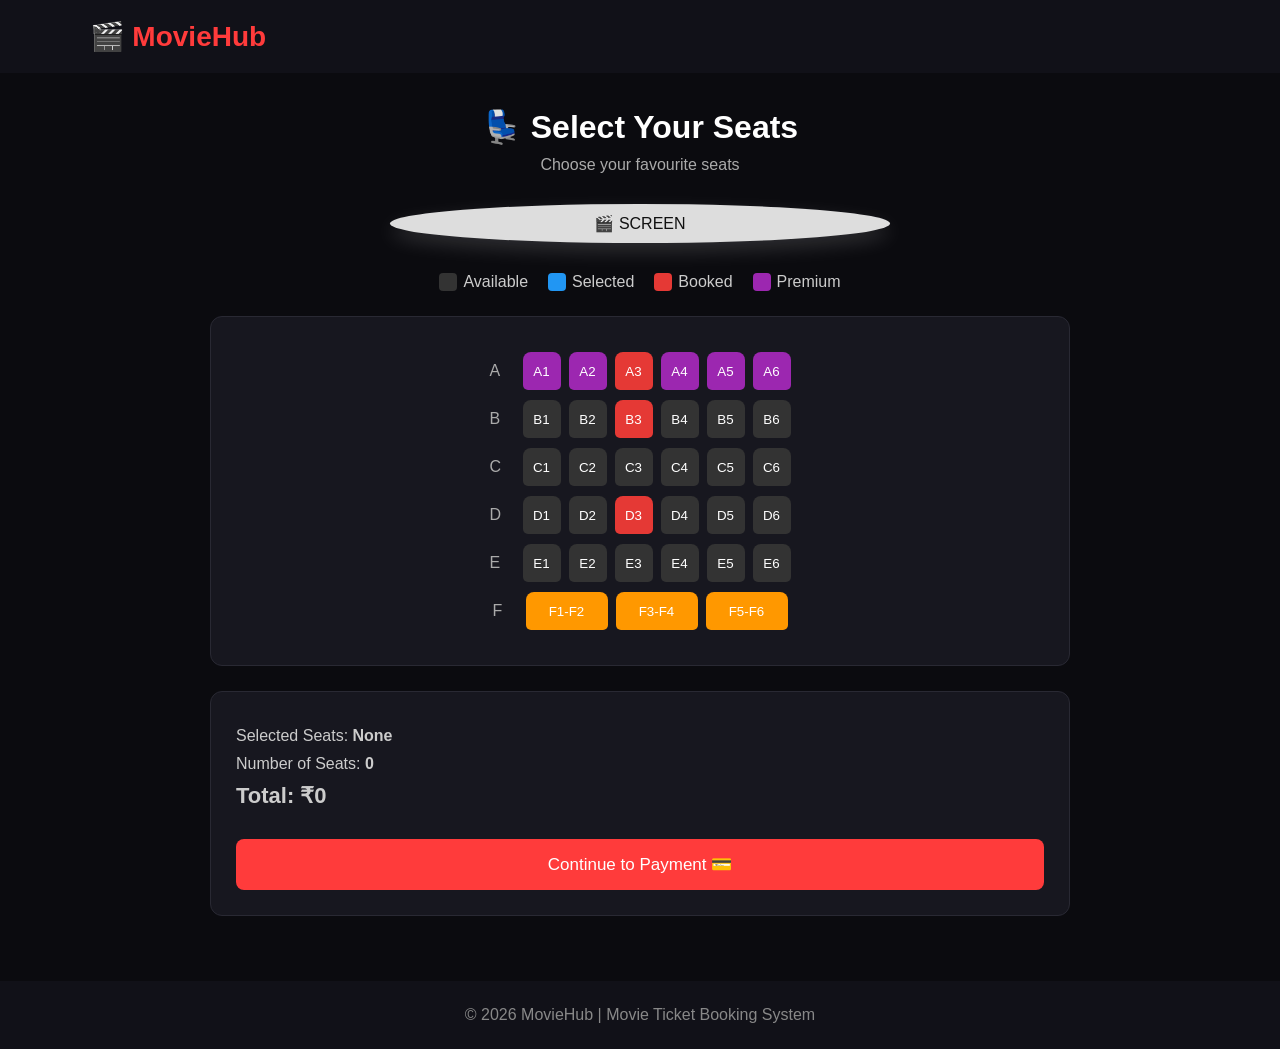
<file: seats.html>
<!DOCTYPE html>
<html lang="en">
<head>
    <meta charset="UTF-8">
    <meta name="viewport" content="width=device-width, initial-scale=1.0">

    <title>MovieHub - Seat Selection</title>

    <style>
        * {
            margin: 0;
            padding: 0;
            box-sizing: border-box;
            font-family: Arial, sans-serif;
        }

        body {
            background: #0b0b0f;
            color: white;
        }

        nav {
            padding: 20px 7%;
            background: #111118;
        }

        .logo {
            font-size: 28px;
            font-weight: bold;
            color: #ff3b3b;
        }

        .container {
            max-width: 900px;
            margin: auto;
            padding: 35px 20px;
        }

        h1 {
            text-align: center;
            margin-bottom: 10px;
        }

        .subtitle {
            text-align: center;
            color: #aaa;
            margin-bottom: 30px;
        }

        .screen {
            text-align: center;
            background: #ddd;
            color: #111;
            padding: 10px;
            border-radius: 50%;
            margin: 30px auto;
            max-width: 500px;
            box-shadow: 0 8px 20px rgba(255,255,255,0.15);
        }

        .seat-area {
            background: #17171f;
            padding: 25px;
            border-radius: 12px;
            border: 1px solid #292933;
        }

        .row {
            display: flex;
            justify-content: center;
            align-items: center;
            gap: 8px;
            margin: 10px 0;
        }

        .row-label {
            width: 25px;
            color: #aaa;
        }

        .seat {
            width: 38px;
            height: 38px;
            border: none;
            border-radius: 8px 8px 5px 5px;
            background: #333;
            color: white;
            cursor: pointer;
        }

        .seat:hover {
            background: #555;
        }

        .seat.selected {
            background: #2196f3;
        }

        .seat.booked {
            background: #e53935;
            cursor: not-allowed;
        }

        .premium {
            background: #9c27b0;
        }

        .couple {
            background: #ff9800;
            width: 82px;
        }

        .legend {
            display: flex;
            justify-content: center;
            gap: 20px;
            flex-wrap: wrap;
            margin: 25px 0;
            color: #ccc;
        }

        .legend span {
            display: flex;
            align-items: center;
            gap: 6px;
        }

        .box {
            width: 18px;
            height: 18px;
            border-radius: 4px;
            display: inline-block;
        }

        .available-box {
            background: #333;
        }

        .selected-box {
            background: #2196f3;
        }

        .booked-box {
            background: #e53935;
        }

        .premium-box {
            background: #9c27b0;
        }

        .summary {
            background: #17171f;
            margin-top: 25px;
            padding: 25px;
            border-radius: 12px;
            border: 1px solid #292933;
        }

        .summary p {
            margin: 10px 0;
            color: #ccc;
        }

        .total {
            font-size: 22px;
            color: #ff3b3b;
            font-weight: bold;
        }

        .continue {
            width: 100%;
            margin-top: 20px;
            padding: 15px;
            border: none;
            border-radius: 8px;
            background: #ff3b3b;
            color: white;
            font-size: 17px;
            cursor: pointer;
        }

        .continue:hover {
            background: #e52c2c;
        }

        footer {
            text-align: center;
            padding: 25px;
            margin-top: 30px;
            background: #111118;
            color: #888;
        }
        #themeButton {
    margin-left: 20px;
    padding: 8px 14px;
    border: none;
    border-radius: 8px;
    background: #292933;
    color: white;
    cursor: pointer;
}

#themeButton:hover {
    background: #ff3b3b;
}
    </style>
    <link rel="stylesheet" href="theme.css">
<script src="theme.js" defer></script>
</head>

<body>

    <nav>
        <div class="logo">🎬 MovieHub</div>
    </nav>

    <div class="container">

        <h1>💺 Select Your Seats</h1>

        <p class="subtitle">
            Choose your favourite seats
        </p>

        <div class="screen">
            🎬 SCREEN
        </div>

        <div class="legend">
            <span>
                <i class="box available-box"></i> Available
            </span>

            <span>
                <i class="box selected-box"></i> Selected
            </span>

            <span>
                <i class="box booked-box"></i> Booked
            </span>

            <span>
                <i class="box premium-box"></i> Premium
            </span>
        </div>

        <div class="seat-area">

            <div class="row">
                <span class="row-label">A</span>
                <button class="seat premium" onclick="selectSeat(this)">A1</button>
                <button class="seat premium" onclick="selectSeat(this)">A2</button>
                <button class="seat premium booked">A3</button>
                <button class="seat premium" onclick="selectSeat(this)">A4</button>
                <button class="seat premium" onclick="selectSeat(this)">A5</button>
                <button class="seat premium" onclick="selectSeat(this)">A6</button>
            </div>

            <div class="row">
                <span class="row-label">B</span>
                <button class="seat" onclick="selectSeat(this)">B1</button>
                <button class="seat" onclick="selectSeat(this)">B2</button>
                <button class="seat booked">B3</button>
                <button class="seat" onclick="selectSeat(this)">B4</button>
                <button class="seat" onclick="selectSeat(this)">B5</button>
                <button class="seat" onclick="selectSeat(this)">B6</button>
            </div>

            <div class="row">
                <span class="row-label">C</span>
                <button class="seat" onclick="selectSeat(this)">C1</button>
                <button class="seat" onclick="selectSeat(this)">C2</button>
                <button class="seat" onclick="selectSeat(this)">C3</button>
                <button class="seat" onclick="selectSeat(this)">C4</button>
                <button class="seat" onclick="selectSeat(this)">C5</button>
                <button class="seat" onclick="selectSeat(this)">C6</button>
            </div>

            <div class="row">
                <span class="row-label">D</span>
                <button class="seat" onclick="selectSeat(this)">D1</button>
                <button class="seat" onclick="selectSeat(this)">D2</button>
                <button class="seat booked">D3</button>
                <button class="seat" onclick="selectSeat(this)">D4</button>
                <button class="seat" onclick="selectSeat(this)">D5</button>
                <button class="seat" onclick="selectSeat(this)">D6</button>
            </div>

            <div class="row">
                <span class="row-label">E</span>
                <button class="seat" onclick="selectSeat(this)">E1</button>
                <button class="seat" onclick="selectSeat(this)">E2</button>
                <button class="seat" onclick="selectSeat(this)">E3</button>
                <button class="seat" onclick="selectSeat(this)">E4</button>
                <button class="seat" onclick="selectSeat(this)">E5</button>
                <button class="seat" onclick="selectSeat(this)">E6</button>
            </div>

            <div class="row">
                <span class="row-label">F</span>
                <button class="seat couple" onclick="selectSeat(this)">F1-F2</button>
                <button class="seat couple" onclick="selectSeat(this)">F3-F4</button>
                <button class="seat couple" onclick="selectSeat(this)">F5-F6</button>
            </div>

        </div>

        <div class="summary">

            <p>
                Selected Seats:
                <strong id="selectedSeats">None</strong>
            </p>

            <p>
                Number of Seats:
                <strong id="seatCount">0</strong>
            </p>

            <p class="total">
                Total: ₹<span id="total">0</span>
            </p>

            <button class="continue" onclick="continuePayment()">
                Continue to Payment 💳
            </button>

        </div>

    </div>

    <footer>
        © 2026 MovieHub | Movie Ticket Booking System
    </footer>

    <script>

        const selectedSeats = [];

        function selectSeat(seat) {

            if (seat.classList.contains("booked")) {
                return;
            }

            seat.classList.toggle("selected");

            const seatName = seat.textContent;

            if (seat.classList.contains("selected")) {

                selectedSeats.push(seatName);

            } else {

                const index = selectedSeats.indexOf(seatName);

                if (index > -1) {
                    selectedSeats.splice(index, 1);
                }
            }

            updateSummary();
        }


        function updateSummary() {

            document.getElementById("seatCount").textContent =
                selectedSeats.length;

            document.getElementById("selectedSeats").textContent =
                selectedSeats.length > 0
                ? selectedSeats.join(", ")
                : "None";

            let total = 0;

            document.querySelectorAll(".seat.selected").forEach(seat => {

                if (seat.classList.contains("premium")) {
                    total += 250;
                }
                else if (seat.classList.contains("couple")) {
                    total += 500;
                }
                else {
                    total += 180;
                }

            });

            document.getElementById("total").textContent = total;
        }


       function continuePayment() {
    if (selectedSeats.length === 0) {
        alert("Please select at least one seat.");
        return;
    }

    const booking = JSON.parse(
        sessionStorage.getItem("movieHubBooking")
    ) || {};

    booking.seats = selectedSeats.join(", ");
    booking.seatCount = selectedSeats.length;
    booking.total = document.getElementById("total").textContent;

    sessionStorage.setItem(
        "movieHubBooking",
        JSON.stringify(booking)
    );

    window.location.href = "payment.html";
}

    </script>

</body>
</html>
</file>
<file: theme.css>
/* MovieHub Light Mode */

body.light-mode {
    background: #f5f5f5;
    color: #222;
}

body.light-mode nav {
    background: #ffffff;
    border-bottom: 1px solid #ddd;
}

body.light-mode nav a {
    color: #222;
}

body.light-mode nav a:hover {
    color: #ff3b3b;
}

body.light-mode .card,
body.light-mode .movie-card,
body.light-mode .booking-card,
body.light-mode .review-box,
body.light-mode .review,
body.light-mode .offer,
body.light-mode .ticket {
    background: #ffffff;
    color: #222;
    border-color: #ddd;
}

body.light-mode .hero {
    background:
        linear-gradient(
            rgba(255,255,255,0.75),
            rgba(255,255,255,0.9)
        ),
        radial-gradient(
            circle at center,
            #ffd6d6,
            #f5f5f5 65%
        );
}

body.light-mode .hero p,
body.light-mode .card p,
body.light-mode .details,
body.light-mode .review p,
body.light-mode .offer p {
    color: #555;
}

body.light-mode footer {
    background: #ffffff;
    color: #777;
}

body.light-mode .details,
body.light-mode select,
body.light-mode textarea {
    background: #f5f5f5;
    color: #222;
    border-color: #ddd;
}
</file>
